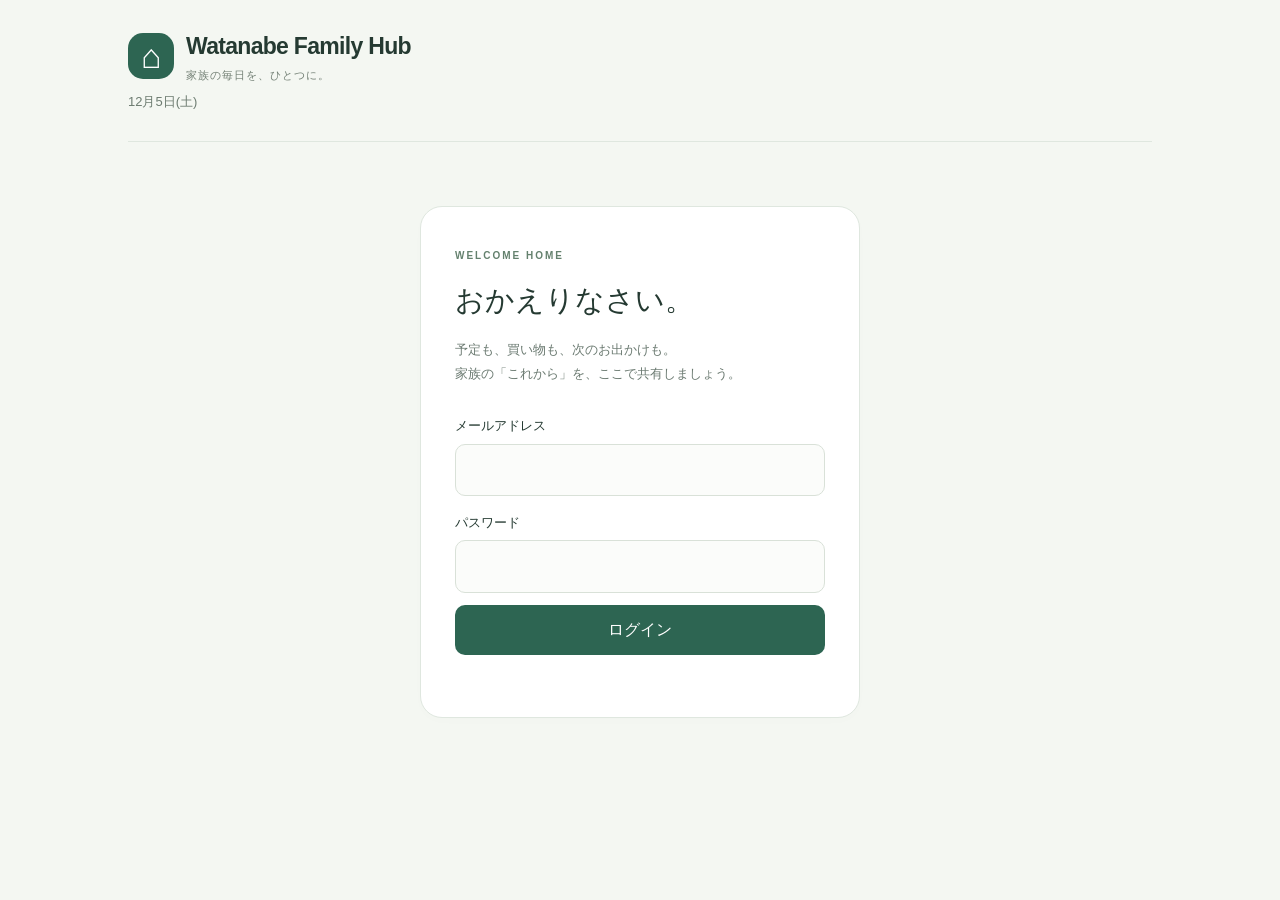
<file: index.html>
<!doctype html>
<html lang="ja">
<head>
  <meta charset="utf-8">
  <meta name="viewport" content="width=device-width, initial-scale=1, viewport-fit=cover">
  <meta name="theme-color" content="#f4f7f2">
  <meta name="description" content="家族の予定、買い物、やること、お出かけをひとつに。Watanabe Family Hub">
  <link rel="manifest" href="./manifest.webmanifest">
  <meta name="apple-mobile-web-app-capable" content="yes">
  <meta name="apple-mobile-web-app-title" content="Watanabe Hub">
  <link rel="apple-touch-icon" href="./assets/icon-180.png">
  <title>Watanabe Family Hub</title>
  <link rel="stylesheet" href="./styles.css?v=album-sync-1">
  <link rel="stylesheet" href="./vendor/leaflet.css">
  <script defer src="./vendor/leaflet.js"></script>
</head>
<body>
<header class="site-header">
  <a class="brand" href="./"><span class="brand-mark" aria-hidden="true">⌂</span><span>Watanabe Family Hub<small>家族の毎日を、ひとつに。</small></span></a>
  <button id="logoutBtn" class="secondary header-logout" type="button" hidden>ログアウト</button>
  <span class="header-date" id="todayLabel"></span>
</header>

<section id="login" class="card">
  <span class="eyebrow">WELCOME HOME</span><h2>おかえりなさい。</h2><p class="muted">予定も、買い物も、次のお出かけも。<br>家族の「これから」を、ここで共有しましょう。</p>
  <label for="email">メールアドレス</label><input id="email" type="email" autocomplete="username">
  <label for="password">パスワード</label><input id="password" type="password" autocomplete="current-password">
  <button id="loginBtn">ログイン</button>
  <p id="loginMessage" class="muted"></p>
</section>

<main id="app" class="hidden">
  <nav class="hub-nav" aria-label="機能を選ぶ">
    <button type="button" data-view="outings" aria-pressed="true">お出かけ</button>
    <button type="button" data-view="album" aria-pressed="false">アルバム</button>
    <button type="button" data-view="schedules" aria-pressed="false">予定</button>
    <button type="button" data-view="shopping" aria-pressed="false">買い物</button>
    <button type="button" data-view="tasks" aria-pressed="false">タスク</button>
    <button type="button" data-view="add" aria-pressed="false">＋ 追加</button>
  </nav>
  <section id="familyWelcome" class="welcome" hidden><div><span class="eyebrow">OUR FAMILY, EVERY DAY</span><h1>今日も、家族のいい一日。</h1><p>小さな用事から、楽しみな予定まで。</p></div><span class="welcome-art" aria-hidden="true">⌂</span></section>
<div id="outingsPanel" class="view-panel">
  <section class="outing-weekend-head"><p class="eyebrow">WEEKEND WITH THE FAMILY</p><h1>今度のお休み、どこに行く？</h1><p>東戸塚から車で約2時間以内 · 4歳・6歳と楽しむ</p></section>
  <nav id="outingDates" class="outing-dates" aria-label="お出かけ日を選択"></nav>
  <section id="outingForecast" class="outing-forecast" aria-live="polite"></section>
  <section class="outing-recommended-section"><h2 id="outingRecommendedTitle">今日のおすすめ</h2><p class="muted">天気と近さを参考に選んだ3件。営業日・対象年齢・ふれあいの実施状況は公式情報をご確認ください。</p><div id="outingRecommended" class="outing-recommended"></div></section>
  <section id="outingAiPanel" class="card outing-tool">
    <details><summary>AIで新しい行き先を探す <span>ネット検索＋天気</span></summary>
    <p class="ai-family-conditions">東戸塚駅周辺から車で片道約2時間以内 · お子さん4歳・6歳</p>
    <p class="muted">未登録の施設もネットで探し、現地の天気・年齢条件・営業情報を確認して、最大3件を提案します。</p>
    <div class="grid ai-input-grid">
      <div><label for="outingDate">お出かけ日</label><input id="outingDate" type="date" required></div>
      <div><label for="maxBudget">1人あたり予算上限（任意）</label><input id="maxBudget" type="number" min="0" max="1000000" placeholder="指定なし"></div>
    </div>
    <p class="muted">天気は自動で確認します。雨・雪・強風などの予報では屋内施設に絞ります。予報を取得できる今日から15日後までが対象です。</p>
    <button id="aiBtn" type="button">ネットと天気から3つ提案してもらう</button>
    <p id="aiStatus" class="muted" role="status">AI検索は1日10回まで。車の時間は渋滞を含まない目安です。</p>
    <div id="aiResult" aria-busy="false"></div>
    <details class="ai-setup-help"><summary>AI提案の設定・利用について</summary><p class="muted">OpenAI APIの利用設定が必要です。ChatGPTの契約とは別にAPIの利用料金が発生します。<a href="./docs/ai-outing-setup.md" target="_blank" rel="noopener">初期設定の手順</a></p></details>
  </details></section>
  <section class="card outing-hero">
    <div class="outing-hero-heading"><div><span class="eyebrow">OUR NEXT ADVENTURE</span><h2>次のお休み、どこへ行こう。</h2><p class="muted">家族の「行きたい」を集めて、次のお出かけに。</p></div><button id="outingAdd" type="button">＋ 候補を追加</button></div>
    <div class="outing-stats"><div><strong id="outingTotal">0</strong><span>スポット</span></div><div><strong id="outingFavorites">0</strong><span>お気に入り</span></div><div><strong id="outingUnvisited">0</strong><span>行ってみたい</span></div></div>
    <div class="outing-quick-actions"><button id="outingWeatherShortcut" class="secondary" type="button">天気を確認する</button><button id="outingAiShortcut" class="secondary" type="button">AIと行き先を考える</button></div>
  </section>
  <section class="card outing-library">
    <div class="outing-map-section"><h2>地図で見る</h2><p id="outingMapNote" class="muted">番号は下の一覧と対応します。地図はボタンを押すと読み込みます。</p><button type="button" id="outingMapOpen" class="secondary">番号付き地図を表示</button><div id="outingMap" class="outing-map" hidden></div></div><h2>すべてのスポット</h2><p class="muted">初期31件に登録済みの候補を追加して表示します。車の時間は提供された目安です。渋滞・高速道路・駐車場の条件はルートで確認してください。初期スポットのお気に入りと訪問マークは、この端末内に保存されます。</p>
    <p id="outingMessage" class="muted" role="status"></p>
    <div id="outingList"></div>
  </section>
  <section id="outingWeatherPanel" class="card outing-tool">
    <details><summary>天気を確認する <span>7日間の予報</span></summary>
    <p class="muted">登録した緯度・経度の場所の7日間予報を表示します。</p>
    <label>天気を確認する施設</label><select id="weatherPlace"></select>
    <button id="weatherBtn" class="secondary">天気を取得</button>
    <div id="weatherResult"></div>
    <p class="muted">予報：Open-Meteo</p>
  </details></section>



</div>
  <section id="albumPanel" class="view-panel" data-panel="album" hidden><p class="muted">写真・日付・コメントは、同じアカウントでログインした端末に同期されます。以前の記録がある端末では、アルバム内の「この端末の記録を同期する」を押してください。</p><iframe id="albumFrame" title="週末お出かけアルバム"></iframe></section>
  <section id="addPanel" class="view-panel" data-panel="add" hidden>
    <section id="widgetSettings" class="card">
      <h2>iPhoneウィジェット</h2>
      <p class="muted">今日の予定・未完了タスク数・買い物件数をホーム画面に。Scriptableアプリで利用できます。</p>
      <a class="widget-setup-link" href="./widget-setup.html">ホーム画面アプリとウィジェットの設定手順 →</a>
      <details><summary>ウィジェット用キーを設定する</summary>
        <p class="muted">このHubアカウントの予定と件数を読む専用キーです。Apple同期キーやOpenAI APIキーとは別です。Hubからログアウトした後も有効なので、不要になったらここで無効にしてください。</p>
        <button id="widgetCreate" type="button">ウィジェット用キーを発行・再発行</button>
        <pre id="widgetKey" aria-live="polite"></pre>
        <button id="widgetCopy" class="secondary" type="button" hidden>キーをコピー</button>
        <p id="widgetStatus" class="muted" role="status"></p>
        <button id="widgetRevoke" class="secondary" type="button">ウィジェット用キーを無効にする</button>
      </details>
    </section>
    <section class="card">
      <h2>Appleの予定・リマインダー連携</h2>
      <p class="muted">カレンダーの選択した3件 → 予定 ／「買い物リスト」→ 買い物 ／「渡邊家」→ タスク</p>
      <p class="muted">Apple側で編集し、iPhoneのショートカットから送信します。同期データは閲覧専用です。同じHubログインの端末で表示できます。</p>
      <p id="appleSyncStatus" class="muted" role="status"></p>
      <button id="appleSyncRefresh" class="secondary" type="button">受信済みデータを再読み込み</button>
      <details><summary>同期を設定する</summary>
        <p class="muted">先にSupabaseとiPhoneの設定が必要です。<a href="./docs/apple-sync-setup.md" target="_blank" rel="noopener">設定手順を開く</a></p>
        <label for="appleSyncEndpoint">ショートカットの送信先URL</label><input id="appleSyncEndpoint" readonly>
        <button id="appleSyncCreate" type="button">同期キーを発行・再発行</button>
        <p class="muted">キーはこのアカウントへの同期専用です。GitHubには載せず、ショートカット内に保存してください。</p>
        <pre id="appleSyncKey" aria-live="polite"></pre>
        <button id="appleSyncRevoke" type="button" class="secondary">同期キーを無効にする</button>
      </details>
    </section>
    <h2>家族で共有するものを追加</h2>
    <p class="muted">登録した内容は、それぞれのタブで確認できます。</p>
    <section class="card">
      <details open><summary>＋ 予定を追加</summary>
      <label>予定名</label>
      <input id="fxScheduleName" placeholder="例：運動会">
      <label>日付</label>
      <input id="fxScheduleDate" type="date">
      <label>時間（任意）</label>
      <input id="fxScheduleTime" type="time">
      <label>対象者</label>
      <input id="fxSchedulePerson" value="家族全員">
      <button id="fxScheduleSave">予定を追加</button>
      <p class="muted" id="fxScheduleMsg" role="status"></p></details>
    </section>
    <section class="card">
      <details open><summary>＋ 買うものを追加</summary>
      <label>買うもの</label>
      <input id="fxShopName" placeholder="例：牛乳">
      <label>メモ（任意）</label>
      <input id="fxShopMemo" placeholder="例：1リットル">
      <button id="fxShopSave">買い物を追加</button>
      <p class="muted" id="fxShopMsg" role="status"></p></details>
    </section>
    <section class="card">
      <details open><summary>＋ タスクを追加</summary>
      <label>やること</label>
      <input id="fxTaskName" placeholder="例：ゴミ出し">
      <label>担当者</label>
      <input id="fxTaskPerson" value="家族全員">
      <label>期限（任意）</label>
      <input id="fxTaskDate" type="date">
      <button id="fxTaskSave">タスクを追加</button>
      <p class="muted" id="fxTaskMsg" role="status"></p></details>
    </section>
  <section class="card">
    <details><summary>＋ お出かけ先を登録</summary>
    <label>施設名</label><input id="placeName" placeholder="例：こどもの国">
    <div class="grid">
      <div><label>エリア</label><input id="placeArea" placeholder="横浜市"></div>
      <div><label>移動時間（分）</label><input id="driveMinutes" type="number" value="60" min="0"></div>
    </div>
    <label>住所（Googleマップ検索に使用）</label><input id="placeAddress" placeholder="住所または施設名">
    <div class="grid">
      <div><label>屋内・屋外</label><select id="placeType"><option>屋内</option><option>屋外</option><option>両方</option></select></div>
      <div><label>カテゴリ</label><select id="placeCategory"><option>公園</option><option>遊園地</option><option>水遊び</option><option>博物館</option><option>体験</option><option>動物</option><option>その他</option></select></div>
    </div>
    <div class="grid">
      <div><label>1人あたり予算（円）</label><input id="placeBudget" type="number" min="0" placeholder="無料なら0"></div>
      <div><label>緯度</label><input id="placeLat" type="number" step="any" min="-90" max="90" placeholder="天気取得用"></div>
    </div>
    <label>経度</label><input id="placeLon" type="number" step="any" min="-180" max="180" placeholder="天気取得用">
    <label>メモ</label><textarea id="placeMemo" rows="2"></textarea>
    <button id="savePlace">候補を保存</button>
    <p id="saveMessage" class="muted" role="status"></p></details>
  </section>
  </section>
</main>
<script type="module" src="./app.js?v=album-sync-1"></script>
<script type="module" src="./ui.js?v=album-sync-1"></script>

</body>
</html>
</file>
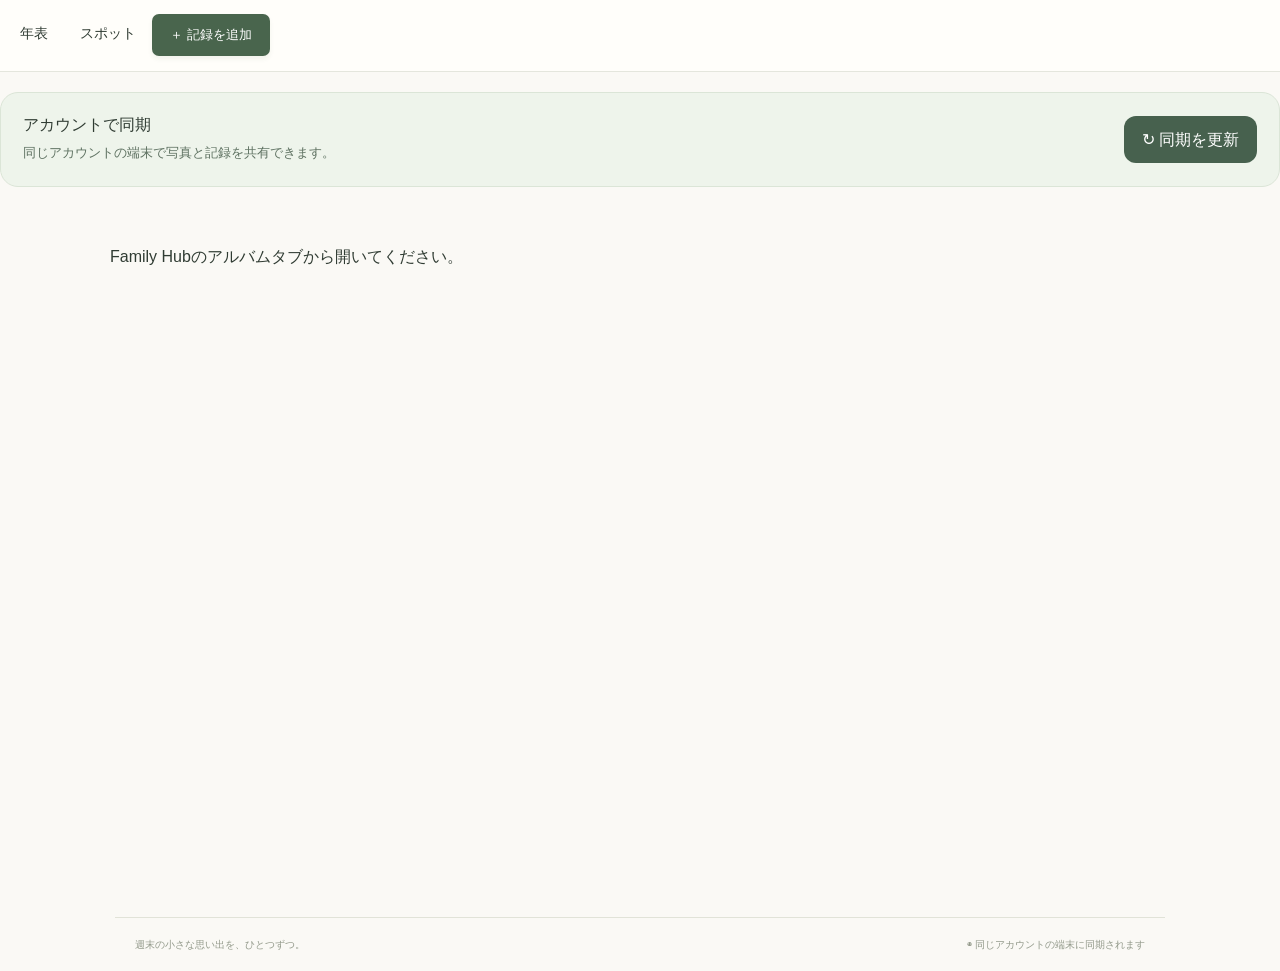
<file: album/index.html>
<!doctype html><html lang="ja"><head><meta charset="UTF-8"><meta name="viewport" content="width=device-width, initial-scale=1"><meta name="theme-color" content="#47614e"><title>週末お出かけアルバム</title><link rel="stylesheet" href="style.css"></head><body class="embedded"><header><a class="brand" href="#home"><span class="logo">▧</span><span>週末お出かけアルバム<small>WEEKEND MEMORIES</small></span></a><nav aria-label="メイン"><a href="#home" id="home-nav">年表</a><a href="#spots" id="spots-nav">スポット</a></nav><a class="button small" href="#new">＋ 記録を追加</a></header><section class="album-sync-bar" aria-label="アルバムの同期"><div><strong>アカウントで同期</strong><p id="syncStatus" role="status">同じアカウントの端末で写真と記録を共有できます。</p></div><button id="albumRefresh" type="button">↻ 同期を更新</button></section><section id="albumMigration" class="album-migration" hidden><strong id="localCount"></strong><p>以前の端末内の記録をクラウドに移します。写真が多い場合はWi-Fiで実行してください。元のデータは端末に残します。</p><button id="albumMigrate" type="button">この端末の記録を同期する</button></section><p id="migrationStatus" class="sync-message" role="status"></p><main id="app" aria-live="polite"><p>アルバムを読み込んでいます…</p></main><footer><span>週末の小さな思い出を、ひとつずつ。</span><span>◉ 同じアカウントの端末に同期されます</span></footer><div id="notice" role="status"></div><script type="module" src="app.js?v=album-sync-1"></script></body></html>
</file>
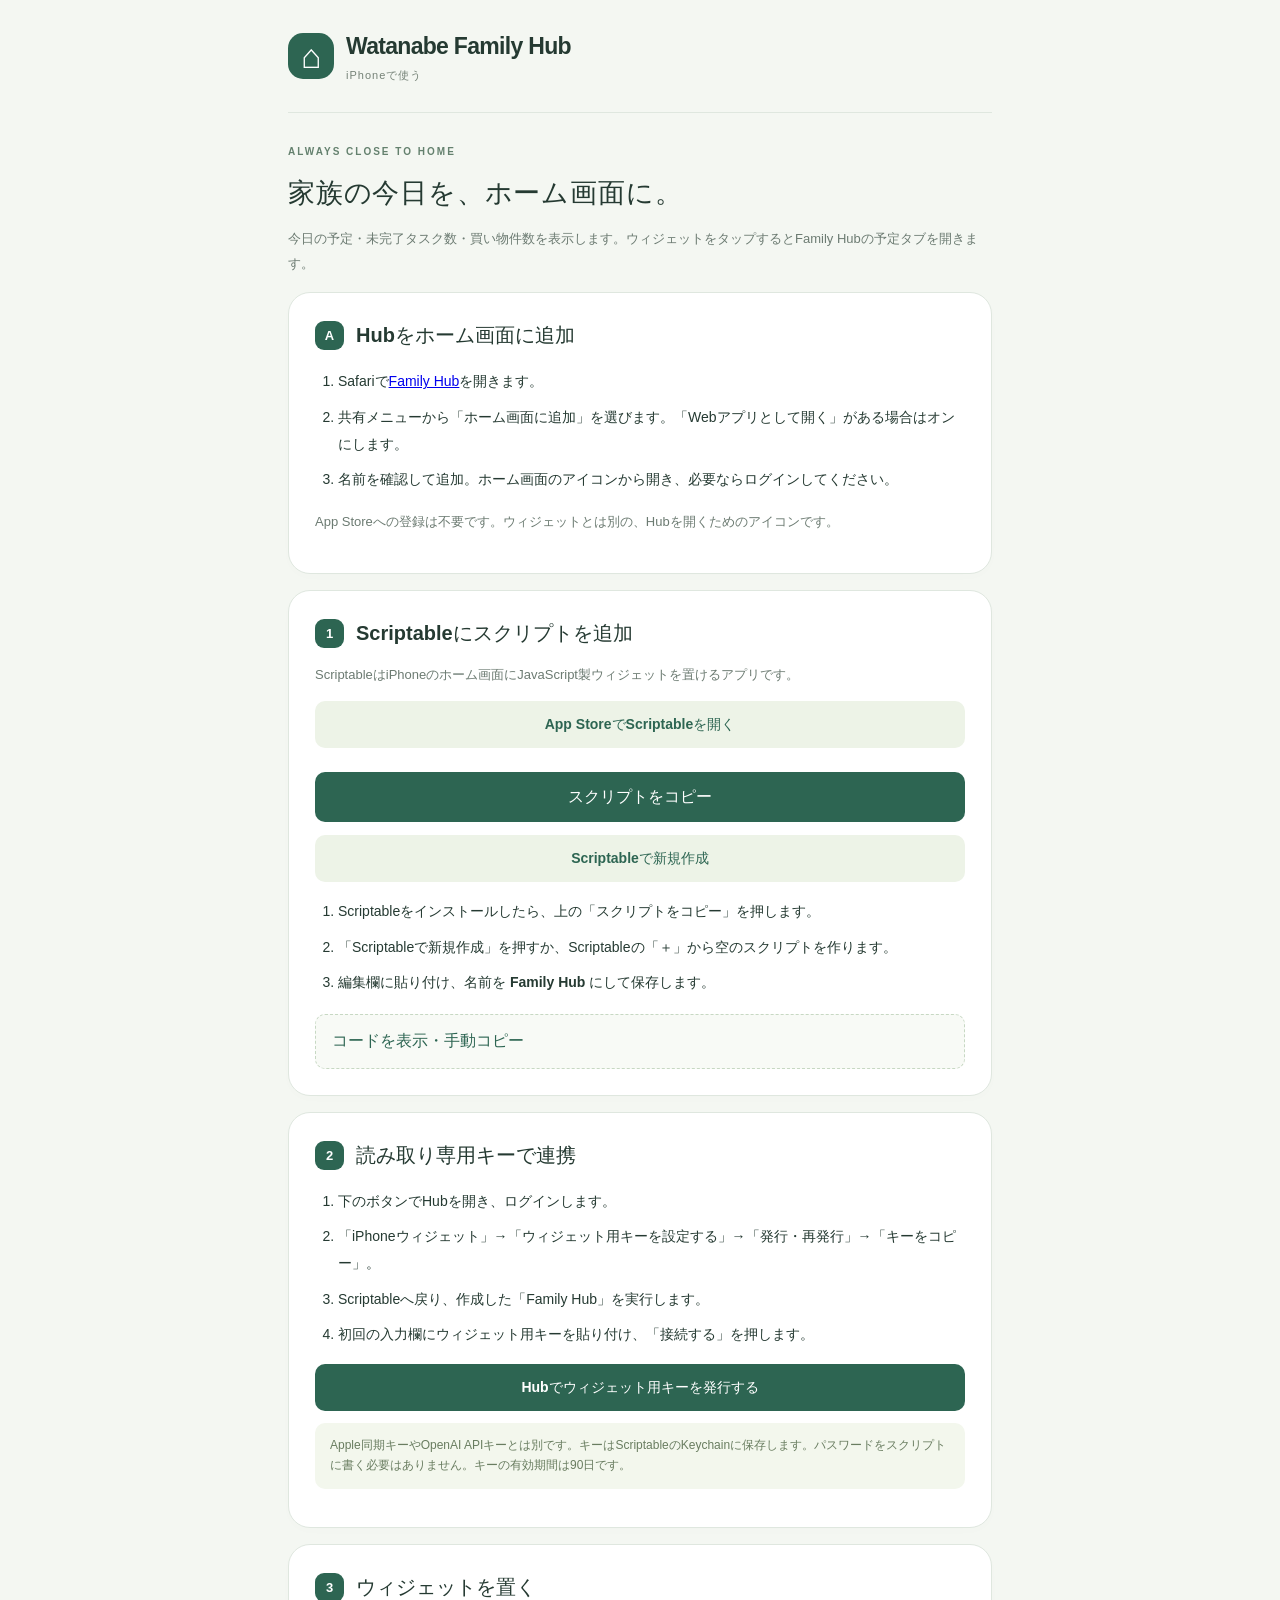
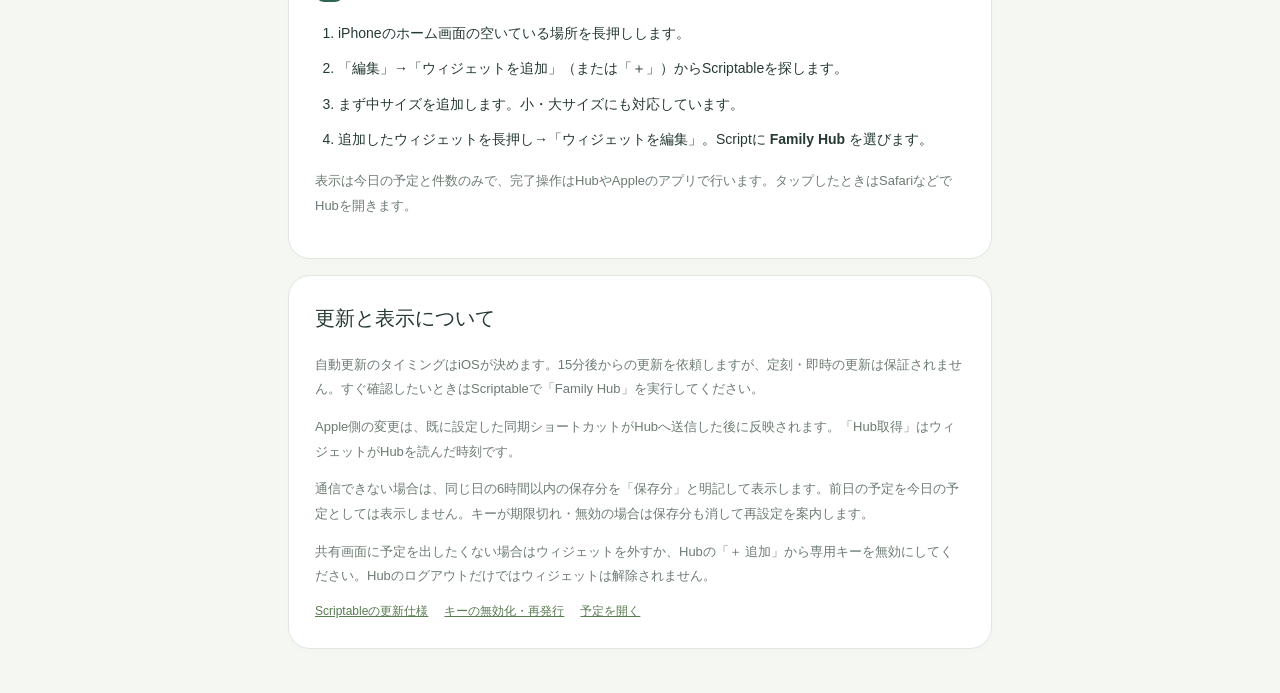
<file: widget-setup.html>
<!doctype html>
<html lang="ja">
<head>
  <meta charset="utf-8">
  <meta name="viewport" content="width=device-width,initial-scale=1,viewport-fit=cover">
  <meta name="theme-color" content="#f4f7f2">
  <title>iPhoneの設定 | Watanabe Family Hub</title>
  <link rel="stylesheet" href="./styles.css?v=iphone-widget-1">
  <link rel="apple-touch-icon" href="./assets/icon-180.png">
</head>
<body class="widget-setup-page">
  <header class="site-header"><a class="brand" href="./"><span class="brand-mark" aria-hidden="true">⌂</span><span>Watanabe Family Hub<small>iPhoneで使う</small></span></a></header>
  <section class="setup-intro"><span class="eyebrow">ALWAYS CLOSE TO HOME</span><h1>家族の今日を、ホーム画面に。</h1><p class="muted">今日の予定・未完了タスク数・買い物件数を表示します。ウィジェットをタップするとFamily Hubの予定タブを開きます。</p></section>
  <section class="card">
    <div class="setup-step"><span class="setup-number">A</span><h2>Hubをホーム画面に追加</h2></div>
    <ol><li>Safariで<a href="./">Family Hub</a>を開きます。</li><li>共有メニューから「ホーム画面に追加」を選びます。「Webアプリとして開く」がある場合はオンにします。</li><li>名前を確認して追加。ホーム画面のアイコンから開き、必要ならログインしてください。</li></ol>
    <p class="muted">App Storeへの登録は不要です。ウィジェットとは別の、Hubを開くためのアイコンです。</p>
  </section>
  <section class="card">
    <div class="setup-step"><span class="setup-number">1</span><h2>Scriptableにスクリプトを追加</h2></div>
    <p class="muted">ScriptableはiPhoneのホーム画面にJavaScript製ウィジェットを置けるアプリです。</p>
    <a class="setup-action secondary" href="https://apps.apple.com/jp/app/scriptable/id1405459188" target="_blank" rel="noopener">App StoreでScriptableを開く</a>
    <button id="copyWidgetScript" type="button" disabled>スクリプトを読み込み中…</button>
    <p id="scriptCopyStatus" class="muted" role="status"></p>
    <a class="setup-action secondary" href="scriptable:///add">Scriptableで新規作成</a>
    <ol><li>Scriptableをインストールしたら、上の「スクリプトをコピー」を押します。</li><li>「Scriptableで新規作成」を押すか、Scriptableの「＋」から空のスクリプトを作ります。</li><li>編集欄に貼り付け、名前を <strong>Family Hub</strong> にして保存します。</li></ol>
    <details id="scriptCodeDetails"><summary>コードを表示・手動コピー</summary><textarea id="widgetScriptSource" class="setup-code" readonly aria-label="Scriptable用スクリプト"></textarea><a href="./widgets/Family-Hub.js" download="Family Hub.js">JavaScriptファイルをダウンロード</a></details>
  </section>
  <section class="card">
    <div class="setup-step"><span class="setup-number">2</span><h2>読み取り専用キーで連携</h2></div>
    <ol><li>下のボタンでHubを開き、ログインします。</li><li>「iPhoneウィジェット」→「ウィジェット用キーを設定する」→「発行・再発行」→「キーをコピー」。</li><li>Scriptableへ戻り、作成した「Family Hub」を実行します。</li><li>初回の入力欄にウィジェット用キーを貼り付け、「接続する」を押します。</li></ol>
    <a class="setup-action" href="./?view=add#widgetSettings">Hubでウィジェット用キーを発行する</a>
    <p class="setup-note">Apple同期キーやOpenAI APIキーとは別です。キーはScriptableのKeychainに保存します。パスワードをスクリプトに書く必要はありません。キーの有効期間は90日です。</p>
  </section>
  <section class="card">
    <div class="setup-step"><span class="setup-number">3</span><h2>ウィジェットを置く</h2></div>
    <ol><li>iPhoneのホーム画面の空いている場所を長押しします。</li><li>「編集」→「ウィジェットを追加」（または「＋」）からScriptableを探します。</li><li>まず<strong>中サイズ</strong>を追加します。小・大サイズにも対応しています。</li><li>追加したウィジェットを長押し→「ウィジェットを編集」。Scriptに <strong>Family Hub</strong> を選びます。</li></ol>
    <p class="muted">表示は今日の予定と件数のみで、完了操作はHubやAppleのアプリで行います。タップしたときはSafariなどでHubを開きます。</p>
  </section>
  <section class="card">
    <h2>更新と表示について</h2>
    <p class="muted">自動更新のタイミングはiOSが決めます。15分後からの更新を依頼しますが、定刻・即時の更新は保証されません。すぐ確認したいときはScriptableで「Family Hub」を実行してください。</p>
    <p class="muted">Apple側の変更は、既に設定した同期ショートカットがHubへ送信した後に反映されます。「Hub取得」はウィジェットがHubを読んだ時刻です。</p>
    <p class="muted">通信できない場合は、同じ日の6時間以内の保存分を「保存分」と明記して表示します。前日の予定を今日の予定としては表示しません。キーが期限切れ・無効の場合は保存分も消して再設定を案内します。</p>
    <p class="muted">共有画面に予定を出したくない場合はウィジェットを外すか、Hubの「＋ 追加」から専用キーを無効にしてください。Hubのログアウトだけではウィジェットは解除されません。</p>
    <div class="setup-links"><a href="https://docs.scriptable.app/listwidget/" target="_blank" rel="noopener">Scriptableの更新仕様</a><a href="./?view=add#widgetSettings">キーの無効化・再発行</a><a href="./?view=schedules">予定を開く</a></div>
  </section>
  <script type="module" src="./widget-setup.js"></script>
</body>
</html>
</file>
<file: styles.css>
:root{font-family:-apple-system,BlinkMacSystemFont,"Segoe UI","Noto Sans JP",sans-serif;color:#253a32;background:#f4f7f2;font-synthesis:none;line-height:1.65;--green:#2d6552;--border:#dfe7df}*{box-sizing:border-box}body{margin:0 auto;max-width:1080px;padding:env(safe-area-inset-top) 28px calc(28px + env(safe-area-inset-bottom))}button,input,select,textarea{font:inherit}button,a,input,select,textarea,summary{-webkit-tap-highlight-color:transparent}:focus-visible{outline:3px solid #d79947;outline-offset:4px}[hidden],.hidden{display:none!important}.site-header{display:flex;justify-content:space-between;align-items:center;padding:28px 0;border-bottom:1px solid var(--border)}.brand{display:flex;align-items:center;gap:12px;color:inherit;text-decoration:none;font-size:23px;font-weight:750;letter-spacing:-.7px}.brand small{display:block;font-size:11px;font-weight:500;letter-spacing:1px;color:#758277}.brand-mark{display:grid;place-items:center;width:46px;height:46px;background:var(--green);border-radius:15px;color:#fff;font-size:34px;line-height:1}.header-date{font-size:13px;color:#6d7c71}h1,h2,p{overflow-wrap:anywhere}h1{font-size:30px;line-height:1.5;letter-spacing:.03em;margin:10px 0}h2{font-size:20px;margin:0 0 18px}.muted{color:#6c7b72;font-size:13px;line-height:1.9}.eyebrow{font-size:10px;font-weight:750;letter-spacing:2px;color:#64816e}.welcome{display:flex;justify-content:space-between;align-items:center;padding:32px 8px 22px}.welcome p{margin:6px 0;font-size:14px;color:#738075}.welcome-art{font-size:100px;line-height:1;color:#b8cbb4;transform:rotate(-9deg);padding-right:26px}.hub-nav{display:grid;grid-template-columns:repeat(4,1fr);gap:6px;padding:6px;background:#e8eee5;border-radius:16px;margin:0 0 26px}.hub-nav button{margin:0;background:transparent;color:#69776d;border-radius:11px;padding:12px 8px}.hub-nav button[aria-pressed=true]{background:#fff;color:var(--green);box-shadow:0 2px 8px #253a3210}.card{background:#fff;border:1px solid var(--border);border-radius:22px;padding:26px;margin:16px 0;box-shadow:0 3px 12px #253a3203}#login{max-width:440px;margin:64px auto;padding:34px}#login h2{font-size:29px;margin:10px 0}#login>.muted{margin-bottom:28px}label{display:block;font-size:13px;font-weight:550;margin:16px 0 7px}input,select,textarea{width:100%;padding:12px 14px;border:1px solid #d9e1d8;border-radius:10px;background:#fbfcfa;color:#253a32;min-height:46px}textarea{resize:vertical}input[type=checkbox]{accent-color:var(--green);min-height:22px;width:22px!important;height:22px;flex-shrink:0}button{width:100%;padding:12px 16px;border:0;border-radius:10px;background:var(--green);color:#fff;font-weight:650;cursor:pointer;margin-top:12px;min-height:44px;transition:background .15s,transform .15s}button:hover{filter:brightness(.96)}button:active{transform:translateY(1px)}button:disabled{opacity:.5;cursor:wait}.secondary{background:#eef3eb;color:#42654c;font-size:13px;font-weight:550}.grid{display:grid;grid-template-columns:1fr 1fr;gap:14px}.row{display:flex;gap:12px;align-items:center;justify-content:space-between}.row button{width:auto;margin:0}.item{padding:18px 0;border-bottom:1px solid #edf0e9}.item:last-child{border-bottom:0}.item p{margin:7px 0;color:#718075;font-size:13px}.item>button{width:auto;margin:8px 6px 0 0;padding:7px 12px;min-height:36px}.item>label{margin:0;font-size:16px}.links{display:flex;gap:18px;margin:8px 0}.links a{color:var(--green);font-size:13px;text-underline-offset:4px}.hub-list{min-height:100px}.empty-state{text-align:center;color:#859280;padding:38px 16px;font-size:14px;border:1px dashed #dbe4d6;border-radius:13px;background:#fcfdfb}details{margin-top:18px}summary{cursor:pointer;list-style:none;font-weight:650;color:var(--green);padding:13px 16px;border:1px dashed #c7d8c3;border-radius:10px;background:#f8faf6}summary::-webkit-details-marker{display:none}details[open]>summary{margin-bottom:14px;background:#eef4e9}pre{white-space:pre-wrap;overflow-wrap:anywhere;font:inherit;line-height:1.9;background:#f6f9f3;border-radius:12px;padding:20px}#logoutBtn{font-size:12px}#outingsPanel{display:grid;grid-template-columns:1fr 1fr;gap:16px}#weatherResult:empty,#aiResult:empty{display:none}@media(min-width:760px){.view-panel[data-panel]{max-width:780px;margin-left:auto;margin-right:auto}}@media(max-width:600px){body{padding-left:16px;padding-right:16px}.site-header{padding:20px 0}.brand{font-size:21px}.header-date{font-size:11px}.welcome{padding:27px 0 20px}.welcome h1{font-size:23px}.welcome-art{font-size:70px;padding-right:5px}.welcome p{font-size:12px}.card{padding:20px;border-radius:17px}.hub-nav{margin-bottom:20px}.hub-nav button{font-size:13px;padding:10px 4px}#login{margin:36px auto;padding:25px}.grid{gap:10px}.row{flex-wrap:wrap}h2{font-size:18px}}

/* Navigation directly below the family title; registration has its own view. */
#app>.hub-nav{margin-top:20px;margin-bottom:0;grid-template-columns:1.2fr 1fr 1fr 1fr 1fr}
#addPanel{margin-top:24px}
#addPanel>.card{margin:16px 0}
#addPanel details{margin-top:0}
#addPanel>h2{margin-bottom:6px}
@media(max-width:600px){.site-header{gap:10px;flex-wrap:wrap}.brand{font-size:19px;letter-spacing:-.5px}.brand-mark{width:38px;height:38px;flex-shrink:0}.header-date{margin-left:auto}.hub-nav button{font-size:12px;padding-inline:2px}}

.imported-item small{font-size:11px;color:#718075}.imported-item{border-left:3px solid #a9c6a4;padding-left:14px}#appleSyncKey:empty{display:none}

/* Two-column monthly agenda */
.schedule-calendar{min-width:0}.calendar-toolbar{display:flex;align-items:center;gap:12px;margin:8px 0 20px}.calendar-month{font-size:22px;margin:0;white-space:nowrap;line-height:1.5}.calendar-toolbar button{width:auto;margin:0}.calendar-toolbar .calendar-arrow{padding:0;width:40px;min-height:40px;background:#eef3eb;color:#2d6552;font-size:27px;border:1px solid #dfe7df}.calendar-today{margin-left:auto!important;padding:8px 16px;min-height:40px}.schedule-table{width:100%;border-collapse:separate;border-spacing:0;border:1px solid #dfe7df;border-radius:12px;overflow:hidden;table-layout:fixed}.schedule-caption{position:absolute;width:1px;height:1px;padding:0;margin:-1px;overflow:hidden;clip-path:inset(50%);white-space:nowrap}.schedule-table thead th{padding:12px 16px;background:#edf3e8;color:#526b53;font-size:12px;text-align:left;font-weight:650}.schedule-table thead th:first-child{width:100px}.schedule-table tbody th,.schedule-table td{border-top:1px solid #e6ece2}.schedule-date{padding:15px 10px;text-align:center;vertical-align:top;background:#fafbf8;font-weight:550;border-right:1px solid #e6ece2}.schedule-date-number{font-size:21px;line-height:1.2}.schedule-weekday{display:block;font-size:11px;margin-top:4px;color:#7d897d}.is-sunday,.is-sunday .schedule-weekday{color:#b6635d}.is-saturday,.is-saturday .schedule-weekday{color:#547fa5}.schedule-today .schedule-date{background:#e8f1e0;color:#2d6552}.schedule-today .schedule-entries{background:#f8fbf4}.schedule-today-label{display:block;font-size:10px;background:#2d6552;color:#fff;border-radius:5px;width:36px;padding:1px 0;margin:6px auto 0}.schedule-entries{padding:0 16px;vertical-align:middle}.schedule-entry{display:flex;gap:14px;padding:14px 0;align-items:flex-start}.schedule-entry+.schedule-entry{border-top:1px dashed #e1e8dc}.schedule-time{font-size:13px;line-height:1.7;color:#637960;flex:0 0 45px;font-variant-numeric:tabular-nums}.schedule-entry-content{min-width:0;flex:1}.schedule-entry-title{display:block;font-size:14px;font-weight:600;line-height:1.65;overflow-wrap:anywhere;margin-bottom:5px}.schedule-no-events{display:block;color:#a1ab9d;font-size:12px;padding:16px 0}.calendar-source{display:inline-block;font-size:10px;border-radius:5px;padding:1px 7px}.calendar-tone-0{background:#e2eee1;color:#3d6641}.calendar-tone-1{background:#e2eaf5;color:#446283}.calendar-tone-2{background:#f3e5dd;color:#916045}.calendar-tone-3{background:#eae3f4;color:#796092}.calendar-tone-4{background:#f3edcf;color:#80713a}.schedule-event-details{margin-top:7px}.schedule-event-details summary{font-size:11px;background:none;border:0;padding:2px 0;font-weight:500;text-decoration:underline;text-underline-offset:3px}.schedule-event-details .item{padding:7px 0;font-size:13px}.calendar-note{margin-top:18px;font-size:11px}@media(max-width:600px){.calendar-toolbar{gap:8px}.calendar-month{font-size:18px}.calendar-toolbar .calendar-arrow{width:32px;min-height:36px}.calendar-today{font-size:12px;padding:7px 12px;min-height:36px}.schedule-table thead th{padding:10px}.schedule-table thead th:first-child{width:66px}.schedule-date{padding:13px 5px}.schedule-date-number{font-size:19px}.schedule-entries{padding:0 10px}.schedule-entry{gap:7px;padding:12px 0}.schedule-time{font-size:12px;flex-basis:38px}.schedule-entry-title{font-size:13px}}

/* Make each date read as a distinct row, including on small screens. */
.schedule-table{border-color:#aebfad}
.schedule-table tbody th,.schedule-table td{border-top:2px solid #aebfad}
.schedule-table .schedule-date{border-right:2px solid #bacab7;background:#eef3e9;padding-top:18px;padding-bottom:18px}
.schedule-table tbody tr:nth-child(even):not(.schedule-today) .schedule-entries{background:#f6f8f3}
.schedule-table tbody tr:nth-child(even):not(.schedule-today) .schedule-date{background:#e7eee0}
.schedule-table .schedule-today .schedule-date{background:#dcebcf;box-shadow:inset 4px 0 0 #2d6552}
.schedule-table .schedule-today .schedule-entries{background:#f0f7e9}
.schedule-entry{padding-top:16px;padding-bottom:16px}
.schedule-entry+.schedule-entry{border-top:1px dashed #d5dfcf}
.schedule-no-events{padding-top:20px;padding-bottom:20px}
@media(max-width:600px){.schedule-table .schedule-date{padding:16px 5px}.schedule-entry{padding-top:14px;padding-bottom:14px}}

/* Account action stays at the top right of the shared header. */
.site-header{display:grid;grid-template-columns:minmax(0,1fr) auto;column-gap:12px;row-gap:7px}
.site-header .brand{grid-column:1;grid-row:1;min-width:0;align-self:start}
.site-header .brand>span:last-child{min-width:0}
.site-header .header-date{grid-column:1;grid-row:2;margin:0}
.site-header .header-logout{grid-column:2;grid-row:1;margin:0;width:auto;align-self:start;padding:10px 13px;white-space:nowrap;min-height:44px;border:1px solid #d8e2d3}
@media(max-width:600px){.site-header{column-gap:8px}.site-header .brand{font-size:clamp(15px,4vw,19px);gap:8px;letter-spacing:-.5px}.site-header .brand small{font-size:10px;letter-spacing:.4px}.site-header .header-logout{padding:10px;font-size:11px}.site-header .brand-mark{width:34px;height:38px}.site-header .header-date{font-size:11px}}
/* Outing discovery */
#outingsPanel{display:block}.outing-hero{background:linear-gradient(125deg,#f3f8ec,#fff);border-color:#d4e2cc}.outing-hero-heading{display:flex;align-items:flex-start;justify-content:space-between;gap:20px}.outing-hero-heading h2{font-size:25px;line-height:1.5;margin:8px 0}.outing-hero-heading p{margin:0}.outing-hero-heading>button{width:auto;white-space:nowrap;margin:0}.outing-stats{display:grid;grid-template-columns:repeat(3,1fr);gap:12px;margin:25px 0 20px}.outing-stats>div{border-left:2px solid #c9dabb;padding-left:14px}.outing-stats strong{display:block;font-size:27px;line-height:1.2;font-variant-numeric:tabular-nums}.outing-stats span{display:block;font-size:11px;color:#7a8971;margin-top:6px}.outing-quick-actions{display:flex;gap:10px}.outing-quick-actions button{margin:0;background:#e6efdd}.outing-library h2{margin-bottom:14px}.outing-search{background:#f7faf4;margin-bottom:14px}.outing-filter-chips{display:flex;flex-wrap:wrap;gap:7px;margin-bottom:16px}.outing-filter-chip{width:auto;margin:0;background:#f0f4ec;color:#6a7c61;border:1px solid transparent;padding:8px 12px;min-height:38px;font-size:12px;border-radius:24px}.outing-filter-chip[aria-pressed=true]{background:#2d6552;color:#fff}.outing-filter-details{margin:0}.outing-filter-details>summary{font-size:12px;background:none;border:1px solid #e3eadc;padding:9px 12px}.outing-filter-fields{display:grid;grid-template-columns:repeat(4,minmax(0,1fr));gap:10px}.outing-select-label{font-size:11px;color:#76866c;margin:10px 0 0}.outing-select-label select{font-size:12px;margin-top:5px;min-height:40px;padding:8px}.outing-result-bar{display:flex;align-items:center;justify-content:space-between;gap:10px;margin:18px 0 15px}.outing-result-bar p{margin:0;font-size:12px}.outing-result-bar .outing-select-label{margin:0;display:flex;gap:8px;align-items:center;white-space:nowrap}.outing-result-bar select{width:auto;margin:0;max-width:155px}.outing-cards{display:grid;grid-template-columns:repeat(2,minmax(0,1fr));gap:14px}.outing-place{border:1px solid #dfe7d8;border-radius:15px;padding:18px;min-width:0;background:#fff}.outing-place-heading{display:flex;justify-content:space-between;gap:10px;align-items:flex-start}.outing-place-intro{min-width:0}.outing-place-area{font-size:11px;letter-spacing:.04em;margin:0 0 5px;color:#849078}.outing-place-name{font-size:18px;line-height:1.5;margin:0;overflow-wrap:anywhere}.outing-place .outing-favorite{width:38px;min-width:38px;height:38px;min-height:38px;margin:0;padding:0;background:#f4f7ee;color:#8d8a53;font-size:25px;font-weight:400}.outing-place .outing-favorite[aria-pressed=true]{color:#ab8532;background:#faf3d9}.outing-badges{display:flex;gap:5px;flex-wrap:wrap;margin:12px 0}.outing-badge{font-size:10px;padding:3px 8px;border-radius:5px;background:#edf3e7;color:#6b805e}.outing-visited-badge{background:#e9eef5;color:#6b7b95}.outing-metrics{display:flex;gap:12px;flex-wrap:wrap;font-size:13px;color:#4e6651;font-weight:600;border-top:1px solid #edf1e8;padding-top:12px}.outing-place-memo{font-size:12px;line-height:1.85;color:#7d8973;margin:12px 0;white-space:pre-wrap;overflow-wrap:anywhere}.outing-place-links{display:flex;flex-wrap:wrap;align-items:center;gap:14px;margin-top:15px}.outing-place-links a,.outing-place-links .outing-weather-link{font-size:12px;color:#2d6552;text-decoration:underline;text-underline-offset:3px}.outing-place-links .outing-weather-link{width:auto;min-height:36px;background:none;padding:4px 0;margin:0;font-weight:500}.outing-place-more{margin-top:12px;border-top:1px solid #edf1e8;padding-top:10px}.outing-place-more>summary{padding:3px 0;font-size:11px;border:0;background:none;color:#87927f;font-weight:500}.outing-place-controls{display:flex;gap:8px;flex-wrap:wrap}.outing-place-controls button{width:auto;font-size:11px;min-height:36px;padding:7px 10px}.outing-place-controls .outing-delete{background:#f8eeeb;color:#a36f5d;font-weight:500}.outing-empty{grid-column:1/-1;padding:30px 20px;background:#f9fbf5;border:1px dashed #cbdac1;border-radius:12px;text-align:center;color:#819174;font-size:13px}.outing-empty button{width:auto}.outing-tool{scroll-margin-top:15px}.outing-tool>details{margin:0}.outing-tool summary{background:none;border:0;padding:0;font-size:17px}.outing-tool summary span{float:right;color:#8b987f;font-size:11px;font-weight:400;padding-top:5px}.outing-tool details[open]>summary{background:none;margin-bottom:20px}.weather-day{padding:12px;border:1px solid #e4ebdf;border-radius:10px;background:#fafcf7;margin-top:10px;font-size:13px;line-height:1.9}.outing-tool #aiResult pre{font-size:13px}
@media(max-width:600px){.outing-hero-heading{display:block}.outing-hero-heading h2{font-size:21px}.outing-hero-heading>button{margin-top:16px;font-size:12px}.outing-stats{gap:8px;margin-top:22px}.outing-stats>div{padding-left:10px}.outing-stats strong{font-size:24px}.outing-stats span{font-size:10px}.outing-quick-actions{gap:8px}.outing-quick-actions button{font-size:11px;padding:10px 6px}.outing-filter-chip{font-size:11px;padding:7px 10px}.outing-filter-fields{grid-template-columns:repeat(2,minmax(0,1fr))}.outing-cards{grid-template-columns:1fr}.outing-place{padding:17px}.outing-result-bar .outing-select-label{font-size:0}.outing-result-bar select{font-size:11px;max-width:142px}.outing-tool summary{font-size:15px}.outing-tool summary span{font-size:10px}.outing-place-name{font-size:18px}}

/* Search-backed family outing suggestions */
.ai-family-conditions{padding:12px 14px;background:#eef4e7;border-radius:10px;font-size:13px;color:#426b49;font-weight:600}.ai-outing-summary{margin-top:20px;padding:17px;background:#f1f6e9;border:1px solid #d7e4cc;border-radius:12px}.ai-outing-summary strong{font-size:14px}.ai-outing-summary p{font-size:12px;line-height:1.8;margin:8px 0}.ai-weather-policy{display:inline-block;font-size:11px;color:#567242;border:1px solid #c4d7b5;border-radius:5px;padding:3px 7px}.ai-outing-card{padding:20px;border:1px solid #dce6d3;border-radius:15px;margin:16px 0}.ai-outing-heading{display:flex;align-items:flex-start;gap:10px}.ai-outing-heading h3{font-size:19px;margin:0;line-height:1.6;overflow-wrap:anywhere}.ai-outing-rank{background:#2d6552;color:white;width:28px;height:28px;border-radius:9px;display:grid;place-items:center;flex-shrink:0;font-size:13px}.ai-child-reason{font-size:14px;line-height:1.9;white-space:pre-wrap}.ai-place-weather{padding:10px 12px;background:#f5f8f0;border-radius:8px;font-size:12px;color:#59724a}.ai-outing-card p{overflow-wrap:anywhere}.ai-sources{margin-top:16px}.ai-sources>summary,.ai-setup-help>summary{font-size:11px!important;padding:5px 0!important;font-weight:500!important;color:#7c8e70}.ai-sources a{display:block;font-size:11px;color:#517452;text-underline-offset:3px;overflow-wrap:anywhere;margin:8px 0}.ai-evidence-note,.ai-checked-time{font-size:11px!important}.ai-setup-help{margin-top:18px!important}#aiBtn:disabled{cursor:wait}#aiResult[aria-busy=true]{min-height:24px}@media(max-width:600px){.ai-outing-card{padding:16px}.ai-outing-heading h3{font-size:17px}.ai-family-conditions{font-size:12px}.ai-child-reason{font-size:13px}}

/* Keep AI search first and align Safari date and budget fields. */
#outingAiPanel{margin-top:0;border-color:#cbdcc0}
#outingAiPanel .ai-input-grid{grid-template-columns:repeat(2,minmax(0,1fr));align-items:end}
.ai-input-grid>div{min-width:0}
.ai-input-grid label{min-height:3.2em}
.ai-input-grid input{display:block;min-width:0;max-width:100%}
.ai-input-grid input[type=date]{-webkit-appearance:none;appearance:none}
.ai-weather-credits{display:flex;gap:7px;flex-wrap:wrap;font-size:11px!important}
.ai-weather-credits a{color:#56774e;text-underline-offset:3px}
@media(max-width:420px){#outingAiPanel .ai-input-grid{grid-template-columns:1fr;gap:0}.ai-input-grid label{min-height:0}}

/* iPhone setup and device pairing */
#widgetSettings{scroll-margin-top:20px}#widgetKey:empty{display:none}.widget-setup-link{display:inline-block;font-size:13px;line-height:1.8;color:#2d6552;text-underline-offset:4px}.widget-setup-page{max-width:760px}.widget-setup-page .site-header{margin-bottom:24px}.setup-intro h1{font-size:27px}.setup-step{display:flex;gap:12px;align-items:center;margin-bottom:12px}.setup-step h2{margin:0}.setup-number{display:grid;place-items:center;flex-shrink:0;width:29px;height:29px;border-radius:9px;background:#2d6552;color:#fff;font-size:13px;font-weight:700}.setup-code{font-family:ui-monospace,monospace;font-size:11px;line-height:1.5;min-height:180px}.setup-action{display:block;text-align:center;text-decoration:none;background:#2d6552;color:#fff;padding:12px 14px;border-radius:10px;margin:12px 0;font-size:14px;font-weight:650}.setup-action.secondary{background:#edf3e7;color:#2d6552}.setup-note{background:#f3f7ed;border-radius:10px;padding:13px 15px;font-size:12px;color:#697d60}.widget-setup-page li{font-size:14px;line-height:1.95;margin-bottom:8px}.widget-setup-page ul,.widget-setup-page ol{padding-left:23px}.setup-links{display:flex;flex-wrap:wrap;gap:16px}.setup-links a{font-size:12px;color:#587b50}


/* Weekend album lives within the existing Hub navigation. */
#app>.hub-nav{grid-template-columns:repeat(6,minmax(0,1fr))}#albumFrame{width:100%;height:900px;display:block;border:0;background:#faf9f5;border-radius:18px}#albumPanel{max-width:none}#albumPanel>.muted{padding:0 8px}@media(max-width:430px){#app>.hub-nav{grid-template-columns:repeat(3,minmax(0,1fr))}}

/* Outing home uses the same light green palette as the other Hub tabs. */
#outingsPanel{--outing-bg:#f4f7f2;--outing-card:#ffffff;--outing-line:#dfe7df;--outing-mint:#b4ddc7;color:#253a32;padding-bottom:30px}
#outingsPanel .card{background:var(--outing-card);border:1px solid var(--outing-line);box-shadow:none;color:inherit;border-radius:24px;padding:24px}
#outingsPanel .muted,#outingsPanel .outing-place-area,#outingsPanel .outing-select-label{color:#6c7b72}#outingsPanel h1,#outingsPanel h2,#outingsPanel h3,#outingsPanel summary{color:#253a32}#outingsPanel p{line-height:1.8}#outingsPanel a{color:#2d6552}#outingsPanel button,#outingsPanel input,#outingsPanel select{font:inherit}#outingsPanel input,#outingsPanel select{color:#253a32;background:#fbfcfa;border:1px solid #d9e1d8;color-scheme:light;max-width:100%;min-width:0}#outingsPanel button{border-radius:99px;background:#b4ddc7;color:#15261c;border:1px solid transparent;min-height:44px}#outingsPanel button:hover{filter:brightness(1.1)}#outingsPanel button:focus-visible,#outingsPanel a:focus-visible{outline:3px solid #f2c35d;outline-offset:4px}#outingsPanel button.secondary{background:#eef4ed;color:#2d6552;border-color:#d6e3d7}
.outing-weekend-head{padding:20px 0 14px}.outing-weekend-head h1{font-size:clamp(23px,5vw,36px);letter-spacing:.04em;margin:8px 0}.outing-weekend-head p{color:#6c7b72;margin:6px 0}.outing-weekend-head .eyebrow{color:#64816e;font-size:11px;letter-spacing:.18em}
.outing-dates{display:grid;grid-template-columns:repeat(6,minmax(0,1fr));gap:10px;margin:20px 0 28px;max-width:680px}#outingsPanel .outing-day{border-radius:20px;background:#e8eee5;color:#253a32;display:flex;flex-direction:column;align-items:center;justify-content:center;gap:2px;padding:10px 3px;min-height:72px;line-height:1.2}#outingsPanel .outing-day strong{font-size:23px}#outingsPanel .outing-day span{font-size:13px}#outingsPanel .outing-day.is-sunday{color:#b64357}#outingsPanel .outing-day.is-saturday{color:#2e6d99}#outingsPanel .outing-day[aria-pressed=true]{background:#b4ddc7;color:#13261b;box-shadow:0 0 0 2px #5f9b7c}
.outing-forecast{background:#b4ddc7;color:#112c1e;border-radius:26px;padding:28px;margin:0 0 32px}.outing-forecast.is-rainy{background:#e0edf5;color:#142a35}#outingsPanel .outing-forecast h2{font-size:clamp(25px,6vw,42px);line-height:1.3;color:inherit;margin:12px 0}.outing-forecast-date{margin:0;font-weight:700}.outing-forecast-main{font-size:clamp(17px,4vw,24px);font-weight:700}.outing-forecast-credit{font-size:12px;opacity:.9}#outingsPanel .outing-forecast a{color:inherit}#outingsPanel .outing-forecast-refresh{background:#ffffff99;color:inherit;border-color:#a6cdb6;padding:9px 18px}
.outing-recommended-section{margin-bottom:32px}.outing-recommended-section>h2{font-size:25px;margin:0 0 8px}.outing-recommended,.outing-cards{display:grid;grid-template-columns:repeat(2,minmax(0,1fr));gap:22px}.outing-recommended .outing-place:first-child{grid-column:1/-1}.outing-recommended .outing-place:first-child .outing-place-visual{height:190px}#outingsPanel .outing-place{position:relative;background:#ffffff;border:1px solid #dfe7df;border-radius:25px;padding:0 22px 22px;overflow:hidden;box-shadow:none;min-width:0;scroll-margin-top:24px}#outingsPanel .outing-place.is-selected{outline:3px solid #b4ddc7;outline-offset:3px}.outing-place-visual{position:relative;height:125px;margin:0 -22px 22px;background:radial-gradient(ellipse at 75% 100%,#527952 0 25%,transparent 26%),radial-gradient(ellipse at 20% 130%,#305b45 0 55%,transparent 56%),linear-gradient(130deg,#b9d5c5,#e4efdb);display:flex;align-items:center;justify-content:center;overflow:hidden}.outing-place-visual.category-indoor{background:radial-gradient(circle at 80% 10%,#ddcfa050 0 20%,transparent 21%),linear-gradient(130deg,#b6d0c5,#e7efdf)}.outing-place-visual.category-mixed{background:linear-gradient(130deg,#c4d9ca,#e5ecd8)}.outing-place-symbol{font-size:76px;line-height:1;color:#ffffffb3;font-family:serif}.outing-card-number{position:absolute;left:16px;top:16px;background:#b4ddc7;color:#173120;border-radius:50%;width:38px;height:38px;display:grid;place-items:center;font-size:19px;font-weight:700}.outing-place-heading{align-items:start;gap:10px}.outing-place-name{font-size:21px;line-height:1.5;overflow-wrap:anywhere}#outingsPanel .outing-favorite{background:#eef4ed;color:#2d6552;flex-shrink:0;width:44px;height:44px;font-size:25px;padding:0}.outing-place-area{font-size:13px}#outingsPanel .outing-badge{background:#edf3eb;color:#355442;border:0;border-radius:99px;padding:5px 12px;font-size:12px}.outing-metrics{font-size:13px;color:#5e7265;flex-wrap:wrap;gap:10px}.outing-local-weather{background:#fff1ca;color:#17271b;border-radius:16px;padding:6px 12px;font-size:12px;font-weight:700;line-height:1.6!important}.outing-local-weather.is-unknown{background:#f0f4ee;color:#64786b;font-weight:400}.outing-reasons{list-style:none;padding:0;margin:16px 0}.outing-reasons li{position:relative;padding-left:24px;margin:7px 0;font-size:14px;line-height:1.7}.outing-reasons li:before{content:'✓';color:#2d6552;position:absolute;left:0}#outingsPanel .outing-visit{background:#edf3eb;color:#355442;padding:8px 18px;margin:2px 0 14px}#outingsPanel .outing-visit[aria-pressed=true]{background:#b4ddc7;color:#183123}.outing-place-links{display:flex;gap:10px;flex-wrap:wrap}.outing-place-links a,#outingsPanel .outing-place-links button{background:#edf3eb;color:#355442;border-radius:99px;padding:10px 15px;font-size:13px;border:0;text-decoration:none;display:inline-flex;align-items:center;min-height:44px;box-sizing:border-box}.outing-place-links a:nth-child(2){background:#b4ddc7!important;color:#173120!important}.outing-place-more{margin-top:18px;border-top:1px solid #dfe7df;padding-top:12px}.outing-place-more summary{color:#2d6552!important}.outing-place-controls{display:flex;flex-wrap:wrap;gap:10px}#outingsPanel .outing-delete{background:#fff0eb;color:#a14630}.outing-place-memo{white-space:pre-line;overflow-wrap:anywhere}.outing-place-more p{overflow-wrap:anywhere}
#outingsPanel .outing-hero{margin-bottom:28px}.outing-hero-heading h2{font-size:23px}.outing-stats{border-color:#dfe7df}.outing-stats strong{color:#2d6552}.outing-stats span{color:#6c7b72}.outing-quick-actions{display:none}.outing-library>h2{font-size:25px}.outing-map-section{padding-bottom:26px;margin-bottom:26px;border-bottom:1px solid #dfe7df}.outing-map{height:340px;border-radius:22px;margin-top:18px;isolation:isolate;background:#e8eee5}.outing-map-pin{background:transparent}.outing-map-pin span{display:grid;place-items:center;width:34px;height:34px;box-sizing:border-box;border-radius:50%;border:3px solid white;background:#64b58e;color:#092718;box-shadow:0 2px 6px #0006;font-size:14px;font-weight:700}.leaflet-popup-content{color:#183123}#outingsPanel .outing-map-popup{border-radius:10px;background:white;color:#183123}.leaflet-control-attribution a{color:#174c33!important}.outing-filter-chips{display:flex;flex-wrap:wrap;gap:8px;margin:12px 0}.outing-quick-filters{margin:18px 0}#outingsPanel .outing-filter-chip{background:#edf3eb;color:#355442;padding:10px 15px;min-height:44px;border:1px solid transparent;font-size:13px}#outingsPanel .outing-filter-chip[aria-pressed=true]{background:#b4ddc7;color:#13291c}.outing-filter-details{border-color:#dfe7df!important}.outing-filter-fields{gap:14px}.outing-result-bar{gap:15px;flex-wrap:wrap}.outing-empty{background:#f5f8f2;border-color:#dfe7df}.ai-outing-card,.ai-outing-summary{background:#f3f8ef!important;border-color:#d6e3d7!important;color:#253a32!important}.ai-place-weather{background:#fff1ca!important;color:#5d4b20!important}.ai-family-conditions{background:#edf4e6!important;color:#355442!important}.ai-outing-rank,.ai-weather-policy{background:#b4ddc7!important;color:#183020!important}.ai-setup-help{border-color:#dfe7df!important}.outing-tool{margin-bottom:28px}#outingsPanel .outing-tool summary span{color:#6c7b72}.outing-tool details>summary{line-height:1.6}.outing-filter-details summary{line-height:1.6}
@media(min-width:900px){.outing-dates{grid-template-columns:repeat(9,minmax(0,1fr));max-width:none}.outing-recommended{grid-template-columns:repeat(3,minmax(0,1fr))}.outing-recommended .outing-place:first-child{grid-column:auto}.outing-recommended .outing-place:first-child .outing-place-visual{height:125px}}
@media(max-width:620px){#outingsPanel .card{padding:20px 16px}.outing-recommended,.outing-cards{grid-template-columns:minmax(0,1fr)}.outing-recommended .outing-place:first-child{grid-column:auto}.outing-recommended .outing-place:first-child .outing-place-visual{height:145px}.outing-dates{gap:7px}#outingsPanel .outing-day{min-height:65px;border-radius:17px}.outing-forecast{padding:23px 20px}.outing-forecast-main{font-size:17px}.outing-place-heading{display:flex}.outing-place-name{font-size:20px}.outing-map{height:300px}.outing-hero-heading{flex-direction:column;align-items:start}.outing-hero-heading button{align-self:start}.outing-map-section h2{font-size:24px}.outing-weekend-head{padding-top:10px}.outing-filter-fields,.ai-input-grid{grid-template-columns:minmax(0,1fr)!important}.outing-result-bar>label{max-width:100%}}#outingsPanel .outing-filter-chip,#outingsPanel .outing-place-links button,#outingsPanel .outing-place-controls button,#outingsPanel .outing-visit,#outingsPanel .outing-forecast-refresh,#outingsPanel #outingMapOpen,#outingsPanel #outingAdd{width:auto;margin-top:0}#outingsPanel .outing-favorite{width:44px;margin-top:0}.outing-place-links a,.outing-place-links button{flex:0 1 auto}.outing-stats{background:#f2f6ee!important}#outingsPanel .outing-badge{background:#edf3eb!important;color:#355442!important}

.outing-venue-photo{position:absolute;inset:0;width:100%;height:100%;object-fit:cover}.outing-place-visual:has(img) .outing-place-symbol{visibility:hidden}.outing-card-number{z-index:1}.outing-map .leaflet-popup-content-wrapper,.outing-map .leaflet-popup-tip{background:#f8fcf9}.outing-map .leaflet-popup-close-button{color:#193d29!important}.outing-map .leaflet-control-zoom a{color:#173b26!important}
</file>
<file: vendor/leaflet.css>
/* required styles */

.leaflet-pane,
.leaflet-tile,
.leaflet-marker-icon,
.leaflet-marker-shadow,
.leaflet-tile-container,
.leaflet-pane > svg,
.leaflet-pane > canvas,
.leaflet-zoom-box,
.leaflet-image-layer,
.leaflet-layer {
	position: absolute;
	left: 0;
	top: 0;
	}
.leaflet-container {
	overflow: hidden;
	}
.leaflet-tile,
.leaflet-marker-icon,
.leaflet-marker-shadow {
	-webkit-user-select: none;
	   -moz-user-select: none;
	        user-select: none;
	  -webkit-user-drag: none;
	}
/* Prevents IE11 from highlighting tiles in blue */
.leaflet-tile::selection {
	background: transparent;
}
/* Safari renders non-retina tile on retina better with this, but Chrome is worse */
.leaflet-safari .leaflet-tile {
	image-rendering: -webkit-optimize-contrast;
	}
/* hack that prevents hw layers "stretching" when loading new tiles */
.leaflet-safari .leaflet-tile-container {
	width: 1600px;
	height: 1600px;
	-webkit-transform-origin: 0 0;
	}
.leaflet-marker-icon,
.leaflet-marker-shadow {
	display: block;
	}
/* .leaflet-container svg: reset svg max-width decleration shipped in Joomla! (joomla.org) 3.x */
/* .leaflet-container img: map is broken in FF if you have max-width: 100% on tiles */
.leaflet-container .leaflet-overlay-pane svg {
	max-width: none !important;
	max-height: none !important;
	}
.leaflet-container .leaflet-marker-pane img,
.leaflet-container .leaflet-shadow-pane img,
.leaflet-container .leaflet-tile-pane img,
.leaflet-container img.leaflet-image-layer,
.leaflet-container .leaflet-tile {
	max-width: none !important;
	max-height: none !important;
	width: auto;
	padding: 0;
	}

.leaflet-container img.leaflet-tile {
	/* See: https://bugs.chromium.org/p/chromium/issues/detail?id=600120 */
	mix-blend-mode: plus-lighter;
}

.leaflet-container.leaflet-touch-zoom {
	-ms-touch-action: pan-x pan-y;
	touch-action: pan-x pan-y;
	}
.leaflet-container.leaflet-touch-drag {
	-ms-touch-action: pinch-zoom;
	/* Fallback for FF which doesn't support pinch-zoom */
	touch-action: none;
	touch-action: pinch-zoom;
}
.leaflet-container.leaflet-touch-drag.leaflet-touch-zoom {
	-ms-touch-action: none;
	touch-action: none;
}
.leaflet-container {
	-webkit-tap-highlight-color: transparent;
}
.leaflet-container a {
	-webkit-tap-highlight-color: rgba(51, 181, 229, 0.4);
}
.leaflet-tile {
	filter: inherit;
	visibility: hidden;
	}
.leaflet-tile-loaded {
	visibility: inherit;
	}
.leaflet-zoom-box {
	width: 0;
	height: 0;
	-moz-box-sizing: border-box;
	     box-sizing: border-box;
	z-index: 800;
	}
/* workaround for https://bugzilla.mozilla.org/show_bug.cgi?id=888319 */
.leaflet-overlay-pane svg {
	-moz-user-select: none;
	}

.leaflet-pane         { z-index: 400; }

.leaflet-tile-pane    { z-index: 200; }
.leaflet-overlay-pane { z-index: 400; }
.leaflet-shadow-pane  { z-index: 500; }
.leaflet-marker-pane  { z-index: 600; }
.leaflet-tooltip-pane   { z-index: 650; }
.leaflet-popup-pane   { z-index: 700; }

.leaflet-map-pane canvas { z-index: 100; }
.leaflet-map-pane svg    { z-index: 200; }

.leaflet-vml-shape {
	width: 1px;
	height: 1px;
	}
.lvml {
	behavior: url(#default#VML);
	display: inline-block;
	position: absolute;
	}


/* control positioning */

.leaflet-control {
	position: relative;
	z-index: 800;
	pointer-events: visiblePainted; /* IE 9-10 doesn't have auto */
	pointer-events: auto;
	}
.leaflet-top,
.leaflet-bottom {
	position: absolute;
	z-index: 1000;
	pointer-events: none;
	}
.leaflet-top {
	top: 0;
	}
.leaflet-right {
	right: 0;
	}
.leaflet-bottom {
	bottom: 0;
	}
.leaflet-left {
	left: 0;
	}
.leaflet-control {
	float: left;
	clear: both;
	}
.leaflet-right .leaflet-control {
	float: right;
	}
.leaflet-top .leaflet-control {
	margin-top: 10px;
	}
.leaflet-bottom .leaflet-control {
	margin-bottom: 10px;
	}
.leaflet-left .leaflet-control {
	margin-left: 10px;
	}
.leaflet-right .leaflet-control {
	margin-right: 10px;
	}


/* zoom and fade animations */

.leaflet-fade-anim .leaflet-popup {
	opacity: 0;
	-webkit-transition: opacity 0.2s linear;
	   -moz-transition: opacity 0.2s linear;
	        transition: opacity 0.2s linear;
	}
.leaflet-fade-anim .leaflet-map-pane .leaflet-popup {
	opacity: 1;
	}
.leaflet-zoom-animated {
	-webkit-transform-origin: 0 0;
	    -ms-transform-origin: 0 0;
	        transform-origin: 0 0;
	}
svg.leaflet-zoom-animated {
	will-change: transform;
}

.leaflet-zoom-anim .leaflet-zoom-animated {
	-webkit-transition: -webkit-transform 0.25s cubic-bezier(0,0,0.25,1);
	   -moz-transition:    -moz-transform 0.25s cubic-bezier(0,0,0.25,1);
	        transition:         transform 0.25s cubic-bezier(0,0,0.25,1);
	}
.leaflet-zoom-anim .leaflet-tile,
.leaflet-pan-anim .leaflet-tile {
	-webkit-transition: none;
	   -moz-transition: none;
	        transition: none;
	}

.leaflet-zoom-anim .leaflet-zoom-hide {
	visibility: hidden;
	}


/* cursors */

.leaflet-interactive {
	cursor: pointer;
	}
.leaflet-grab {
	cursor: -webkit-grab;
	cursor:    -moz-grab;
	cursor:         grab;
	}
.leaflet-crosshair,
.leaflet-crosshair .leaflet-interactive {
	cursor: crosshair;
	}
.leaflet-popup-pane,
.leaflet-control {
	cursor: auto;
	}
.leaflet-dragging .leaflet-grab,
.leaflet-dragging .leaflet-grab .leaflet-interactive,
.leaflet-dragging .leaflet-marker-draggable {
	cursor: move;
	cursor: -webkit-grabbing;
	cursor:    -moz-grabbing;
	cursor:         grabbing;
	}

/* marker & overlays interactivity */
.leaflet-marker-icon,
.leaflet-marker-shadow,
.leaflet-image-layer,
.leaflet-pane > svg path,
.leaflet-tile-container {
	pointer-events: none;
	}

.leaflet-marker-icon.leaflet-interactive,
.leaflet-image-layer.leaflet-interactive,
.leaflet-pane > svg path.leaflet-interactive,
svg.leaflet-image-layer.leaflet-interactive path {
	pointer-events: visiblePainted; /* IE 9-10 doesn't have auto */
	pointer-events: auto;
	}

/* visual tweaks */

.leaflet-container {
	background: #ddd;
	outline-offset: 1px;
	}
.leaflet-container a {
	color: #0078A8;
	}
.leaflet-zoom-box {
	border: 2px dotted #38f;
	background: rgba(255,255,255,0.5);
	}


/* general typography */
.leaflet-container {
	font-family: "Helvetica Neue", Arial, Helvetica, sans-serif;
	font-size: 12px;
	font-size: 0.75rem;
	line-height: 1.5;
	}


/* general toolbar styles */

.leaflet-bar {
	box-shadow: 0 1px 5px rgba(0,0,0,0.65);
	border-radius: 4px;
	}
.leaflet-bar a {
	background-color: #fff;
	border-bottom: 1px solid #ccc;
	width: 26px;
	height: 26px;
	line-height: 26px;
	display: block;
	text-align: center;
	text-decoration: none;
	color: black;
	}
.leaflet-bar a,
.leaflet-control-layers-toggle {
	background-position: 50% 50%;
	background-repeat: no-repeat;
	display: block;
	}
.leaflet-bar a:hover,
.leaflet-bar a:focus {
	background-color: #f4f4f4;
	}
.leaflet-bar a:first-child {
	border-top-left-radius: 4px;
	border-top-right-radius: 4px;
	}
.leaflet-bar a:last-child {
	border-bottom-left-radius: 4px;
	border-bottom-right-radius: 4px;
	border-bottom: none;
	}
.leaflet-bar a.leaflet-disabled {
	cursor: default;
	background-color: #f4f4f4;
	color: #bbb;
	}

.leaflet-touch .leaflet-bar a {
	width: 30px;
	height: 30px;
	line-height: 30px;
	}
.leaflet-touch .leaflet-bar a:first-child {
	border-top-left-radius: 2px;
	border-top-right-radius: 2px;
	}
.leaflet-touch .leaflet-bar a:last-child {
	border-bottom-left-radius: 2px;
	border-bottom-right-radius: 2px;
	}

/* zoom control */

.leaflet-control-zoom-in,
.leaflet-control-zoom-out {
	font: bold 18px 'Lucida Console', Monaco, monospace;
	text-indent: 1px;
	}

.leaflet-touch .leaflet-control-zoom-in, .leaflet-touch .leaflet-control-zoom-out  {
	font-size: 22px;
	}


/* layers control */

.leaflet-control-layers {
	box-shadow: 0 1px 5px rgba(0,0,0,0.4);
	background: #fff;
	border-radius: 5px;
	}
.leaflet-control-layers-toggle {
	background-image: url(images/layers.png);
	width: 36px;
	height: 36px;
	}
.leaflet-retina .leaflet-control-layers-toggle {
	background-image: url(images/layers-2x.png);
	background-size: 26px 26px;
	}
.leaflet-touch .leaflet-control-layers-toggle {
	width: 44px;
	height: 44px;
	}
.leaflet-control-layers .leaflet-control-layers-list,
.leaflet-control-layers-expanded .leaflet-control-layers-toggle {
	display: none;
	}
.leaflet-control-layers-expanded .leaflet-control-layers-list {
	display: block;
	position: relative;
	}
.leaflet-control-layers-expanded {
	padding: 6px 10px 6px 6px;
	color: #333;
	background: #fff;
	}
.leaflet-control-layers-scrollbar {
	overflow-y: scroll;
	overflow-x: hidden;
	padding-right: 5px;
	}
.leaflet-control-layers-selector {
	margin-top: 2px;
	position: relative;
	top: 1px;
	}
.leaflet-control-layers label {
	display: block;
	font-size: 13px;
	font-size: 1.08333em;
	}
.leaflet-control-layers-separator {
	height: 0;
	border-top: 1px solid #ddd;
	margin: 5px -10px 5px -6px;
	}

/* Default icon URLs */
.leaflet-default-icon-path { /* used only in path-guessing heuristic, see L.Icon.Default */
	background-image: url(images/marker-icon.png);
	}


/* attribution and scale controls */

.leaflet-container .leaflet-control-attribution {
	background: #fff;
	background: rgba(255, 255, 255, 0.8);
	margin: 0;
	}
.leaflet-control-attribution,
.leaflet-control-scale-line {
	padding: 0 5px;
	color: #333;
	line-height: 1.4;
	}
.leaflet-control-attribution a {
	text-decoration: none;
	}
.leaflet-control-attribution a:hover,
.leaflet-control-attribution a:focus {
	text-decoration: underline;
	}
.leaflet-attribution-flag {
	display: inline !important;
	vertical-align: baseline !important;
	width: 1em;
	height: 0.6669em;
	}
.leaflet-left .leaflet-control-scale {
	margin-left: 5px;
	}
.leaflet-bottom .leaflet-control-scale {
	margin-bottom: 5px;
	}
.leaflet-control-scale-line {
	border: 2px solid #777;
	border-top: none;
	line-height: 1.1;
	padding: 2px 5px 1px;
	white-space: nowrap;
	-moz-box-sizing: border-box;
	     box-sizing: border-box;
	background: rgba(255, 255, 255, 0.8);
	text-shadow: 1px 1px #fff;
	}
.leaflet-control-scale-line:not(:first-child) {
	border-top: 2px solid #777;
	border-bottom: none;
	margin-top: -2px;
	}
.leaflet-control-scale-line:not(:first-child):not(:last-child) {
	border-bottom: 2px solid #777;
	}

.leaflet-touch .leaflet-control-attribution,
.leaflet-touch .leaflet-control-layers,
.leaflet-touch .leaflet-bar {
	box-shadow: none;
	}
.leaflet-touch .leaflet-control-layers,
.leaflet-touch .leaflet-bar {
	border: 2px solid rgba(0,0,0,0.2);
	background-clip: padding-box;
	}


/* popup */

.leaflet-popup {
	position: absolute;
	text-align: center;
	margin-bottom: 20px;
	}
.leaflet-popup-content-wrapper {
	padding: 1px;
	text-align: left;
	border-radius: 12px;
	}
.leaflet-popup-content {
	margin: 13px 24px 13px 20px;
	line-height: 1.3;
	font-size: 13px;
	font-size: 1.08333em;
	min-height: 1px;
	}
.leaflet-popup-content p {
	margin: 17px 0;
	margin: 1.3em 0;
	}
.leaflet-popup-tip-container {
	width: 40px;
	height: 20px;
	position: absolute;
	left: 50%;
	margin-top: -1px;
	margin-left: -20px;
	overflow: hidden;
	pointer-events: none;
	}
.leaflet-popup-tip {
	width: 17px;
	height: 17px;
	padding: 1px;

	margin: -10px auto 0;
	pointer-events: auto;

	-webkit-transform: rotate(45deg);
	   -moz-transform: rotate(45deg);
	    -ms-transform: rotate(45deg);
	        transform: rotate(45deg);
	}
.leaflet-popup-content-wrapper,
.leaflet-popup-tip {
	background: white;
	color: #333;
	box-shadow: 0 3px 14px rgba(0,0,0,0.4);
	}
.leaflet-container a.leaflet-popup-close-button {
	position: absolute;
	top: 0;
	right: 0;
	border: none;
	text-align: center;
	width: 24px;
	height: 24px;
	font: 16px/24px Tahoma, Verdana, sans-serif;
	color: #757575;
	text-decoration: none;
	background: transparent;
	}
.leaflet-container a.leaflet-popup-close-button:hover,
.leaflet-container a.leaflet-popup-close-button:focus {
	color: #585858;
	}
.leaflet-popup-scrolled {
	overflow: auto;
	}

.leaflet-oldie .leaflet-popup-content-wrapper {
	-ms-zoom: 1;
	}
.leaflet-oldie .leaflet-popup-tip {
	width: 24px;
	margin: 0 auto;

	-ms-filter: "progid:DXImageTransform.Microsoft.Matrix(M11=0.70710678, M12=0.70710678, M21=-0.70710678, M22=0.70710678)";
	filter: progid:DXImageTransform.Microsoft.Matrix(M11=0.70710678, M12=0.70710678, M21=-0.70710678, M22=0.70710678);
	}

.leaflet-oldie .leaflet-control-zoom,
.leaflet-oldie .leaflet-control-layers,
.leaflet-oldie .leaflet-popup-content-wrapper,
.leaflet-oldie .leaflet-popup-tip {
	border: 1px solid #999;
	}


/* div icon */

.leaflet-div-icon {
	background: #fff;
	border: 1px solid #666;
	}


/* Tooltip */
/* Base styles for the element that has a tooltip */
.leaflet-tooltip {
	position: absolute;
	padding: 6px;
	background-color: #fff;
	border: 1px solid #fff;
	border-radius: 3px;
	color: #222;
	white-space: nowrap;
	-webkit-user-select: none;
	-moz-user-select: none;
	-ms-user-select: none;
	user-select: none;
	pointer-events: none;
	box-shadow: 0 1px 3px rgba(0,0,0,0.4);
	}
.leaflet-tooltip.leaflet-interactive {
	cursor: pointer;
	pointer-events: auto;
	}
.leaflet-tooltip-top:before,
.leaflet-tooltip-bottom:before,
.leaflet-tooltip-left:before,
.leaflet-tooltip-right:before {
	position: absolute;
	pointer-events: none;
	border: 6px solid transparent;
	background: transparent;
	content: "";
	}

/* Directions */

.leaflet-tooltip-bottom {
	margin-top: 6px;
}
.leaflet-tooltip-top {
	margin-top: -6px;
}
.leaflet-tooltip-bottom:before,
.leaflet-tooltip-top:before {
	left: 50%;
	margin-left: -6px;
	}
.leaflet-tooltip-top:before {
	bottom: 0;
	margin-bottom: -12px;
	border-top-color: #fff;
	}
.leaflet-tooltip-bottom:before {
	top: 0;
	margin-top: -12px;
	margin-left: -6px;
	border-bottom-color: #fff;
	}
.leaflet-tooltip-left {
	margin-left: -6px;
}
.leaflet-tooltip-right {
	margin-left: 6px;
}
.leaflet-tooltip-left:before,
.leaflet-tooltip-right:before {
	top: 50%;
	margin-top: -6px;
	}
.leaflet-tooltip-left:before {
	right: 0;
	margin-right: -12px;
	border-left-color: #fff;
	}
.leaflet-tooltip-right:before {
	left: 0;
	margin-left: -12px;
	border-right-color: #fff;
	}

/* Printing */

@media print {
	/* Prevent printers from removing background-images of controls. */
	.leaflet-control {
		-webkit-print-color-adjust: exact;
		print-color-adjust: exact;
		}
	}
</file>
<file: album/style.css>
:root{font-family:"Hiragino Kaku Gothic ProN","Noto Sans JP",Meiryo,sans-serif;color:#303c33;background:#faf9f5;font-synthesis:none;line-height:1.7}*{box-sizing:border-box}body{margin:0}a{color:inherit;text-decoration:none}button,input,select,textarea{font:inherit}button,a,input,select,textarea{outline-offset:5px}button,a{ -webkit-tap-highlight-color:transparent}header{height:100px;border-bottom:1px solid #e4e6dd;display:flex;align-items:center;gap:48px;padding:0 max(5%,calc((100vw - 1160px)/2));background:#fffefa}.brand{display:flex;align-items:center;gap:12px;font-weight:700;font-size:17px;white-space:nowrap}.brand small{display:block;font-size:9px;letter-spacing:2.5px;color:#80917b;margin-top:1px}.logo{background:#e9eddf;color:#4d6749;width:40px;height:43px;border-radius:11px;text-align:center;font-size:29px}nav{display:flex;gap:32px;margin-left:auto;height:100%;align-items:center;font-size:14px;white-space:nowrap}nav a{height:100%;display:flex;align-items:center;border-bottom:3px solid transparent;padding-top:3px}nav a.active{border-color:#526b50;color:#45603e;font-weight:700}.button{display:inline-flex;justify-content:center;align-items:center;gap:8px;border:0;border-radius:7px;background:#49654d;color:white;padding:14px 26px;font-weight:600;font-size:14px;cursor:pointer;box-shadow:0 3px 5px #2f492510}.button:hover{background:#36513a}.button:disabled{opacity:.5;cursor:wait}.button.small{font-size:13px;padding:10px 18px;white-space:nowrap}main{max-width:1100px;margin:auto;padding:42px 26px 70px;min-height:calc(100vh - 190px)}h1{font-size:34px;line-height:1.6;letter-spacing:2px;font-weight:600;margin:8px 0 14px}h2{font-size:22px;font-weight:600;margin:0}h3{font-size:20px;margin:10px 0}p{margin:12px 0}.eyebrow{font-size:10px;letter-spacing:2.2px;font-weight:700;color:#7f8f78;margin:0 0 8px}.hero{display:flex;justify-content:space-between;align-items:center;min-height:265px;padding:18px 28px 40px 10px}.hero h1{font-size:39px;line-height:1.65;letter-spacing:3px}.hero p:not(.eyebrow){font-size:13px;color:#7b8176}.hero-art{position:relative;width:290px;height:225px;margin-right:35px}.postcard{position:absolute;inset:30px 24px 0 5px;background:#fff;border:1px solid #e4e5d9;box-shadow:6px 9px 0 #e8e8d8;transform:rotate(9deg);padding:12px;text-align:center}.hills{height:135px;background:linear-gradient(155deg,#dce6de 50%,#c1ceae 51%,#9bae8b 75%,#6e8765 76%);font-size:85px;line-height:1.3;color:#f4f3dd}.postcard span{font-size:11px;color:#7b8573;letter-spacing:3px}.sun{background:#e6bb6f;border-radius:50%;width:62px;height:62px;position:absolute;right:5px;top:7px}.spark{position:absolute;left:-25px;bottom:20px;font-size:45px;color:#a3b18e}.stats{display:flex;gap:28px;align-items:center;border-top:1px solid #e2e4d9;border-bottom:1px solid #e2e4d9;padding:20px 10px;margin:8px 0 44px;font-size:12px;color:#858b7f}.stats b{font-size:25px;color:#4e6249;margin-right:10px;font-weight:500}.stats em{font-size:16px;font-style:normal;color:#9b9f92}.stats i{height:26px;border-left:1px solid #dedfd4}.stats a{margin-left:auto;color:#566a4e;font-size:12px}.section-head{display:flex;align-items:center;justify-content:space-between;margin:28px 0 22px}.sort{font-size:11px;color:#7e8876}.sort select{border:1px solid #dce0d4;background:transparent;border-radius:5px;padding:7px 12px;margin-left:12px;color:#53604d;font-size:12px}.empty{border:1px dashed #d9dece;border-radius:12px;text-align:center;background:#fffefb;padding:36px 24px 32px}.empty h2{font-size:22px;letter-spacing:1px}.empty p:not(.eyebrow){font-size:13px;color:#8b9083;line-height:2}.empty small{display:block;font-size:10px;color:#969b8e;margin-top:15px}.empty .button{margin-top:10px}.drawing{position:relative;width:130px;height:95px;margin:0 auto 20px}.drawing>span{position:absolute;right:0;top:-15px;color:#d5b16b;font-size:38px}.mountain{position:absolute;left:0;bottom:0;background:#dfe6d2;border:5px solid white;outline:1px solid #dce1d0;transform:rotate(-10deg);width:85px;height:68px;color:#93a983;font-size:50px;line-height:1}.frame{background:#ece8d8;position:absolute;right:0;bottom:0;border:5px solid white;outline:1px solid #e3e0d5;transform:rotate(12deg);width:70px;font-size:36px;color:#a5ad91}footer{max-width:1050px;margin:auto;border-top:1px solid #e1e3d8;display:flex;justify-content:space-between;padding:23px 0;font-size:10px;color:#92998a}.info{background:#eeeedd;border-radius:6px;padding:12px 18px;font-size:12px;margin:25px 0}.muted{color:#7d8878;font-size:14px}.spot-grid{display:grid;grid-template-columns:repeat(4,1fr);gap:17px}.spot{padding:22px;border:1px solid #e0e4d8;border-radius:8px;background:#fffefa;transition:transform .2s}.spot:hover{transform:translateY(-3px);border-color:#8ba37d}.spot-no{font-size:24px;color:#b5bea7}.badge{display:inline-block;font-size:10px;background:#efefe9;color:#969d8c;padding:3px 9px;border-radius:20px}.spot .badge{float:right}.badge.visited{background:#e5eddf;color:#546d46}.spot h3{font-size:17px}.spot p{font-size:11px;color:#939b89}.spot p span{float:right}.back{display:block;font-size:12px;color:#7f8b75;margin-bottom:24px}.inline{margin-left:16px}.month{font-size:23px;font-weight:500;margin:24px 0 15px}.month span{font-size:15px;color:#8a9582}.record{display:grid;grid-template-columns:260px 1fr;background:#fffefa;border:1px solid #e2e5da;border-radius:9px;overflow:hidden;margin-bottom:20px}.photo{height:205px;background:#e5e9de}.photo img{width:100%;height:100%;object-fit:cover}.record-copy{padding:23px 30px}.record-copy small{font-size:11px;color:#89937f}.record-copy p{font-size:14px;white-space:pre-wrap;overflow-wrap:anywhere}.link{font-size:12px;color:#647b54}.detail{max-width:850px;margin:auto;background:white;border:1px solid #e0e3d7;border-radius:10px;overflow:hidden}.detail>img{width:100%;max-height:580px;object-fit:contain;background:#eceee6;display:block}.detail-copy{padding:30px 40px}.comment{white-space:pre-wrap;overflow-wrap:anywhere}.actions{display:flex;align-items:center;gap:26px;margin-top:28px}.danger{border:0;background:none;color:#a15d51;cursor:pointer;font-size:13px}.form-title{margin-bottom:28px}form{background:#fffefa;border:1px solid #e2e5da;border-radius:10px;padding:30px}.form-columns{display:grid;grid-template-columns:1fr 1fr;gap:36px}.field{display:block;font-size:13px;font-weight:600;margin-bottom:19px}.field>span{font-size:10px;color:#9a9d90;margin-left:10px;font-weight:400}input:not([type=file]),select,textarea{width:100%;border:1px solid #dce0d3;border-radius:5px;background:#fff;padding:11px 13px;color:#394334;margin-top:8px}textarea{resize:vertical}.upload{margin-top:10px;background:#f1f2ea;border:1px dashed #bdc6b1;border-radius:8px;min-height:285px;display:flex;align-items:center;justify-content:center;position:relative;overflow:hidden}.upload img{width:100%;max-height:360px;object-fit:contain}.upload span{text-align:center;color:#859177;font-size:12px}.upload b{display:block;font-size:35px;font-weight:400}.upload small{display:block;font-size:10px;margin-top:8px}input[type=file]{display:block;width:100%;font-size:11px;margin-top:12px}.hint{color:#929a86;font-size:10px}.form-bottom{display:flex;align-items:center;gap:20px;border-top:1px solid #e6e7de;padding-top:22px;margin-top:22px}.form-bottom>span{font-size:11px;color:#939b87;margin-right:auto}.cancel{font-size:12px;color:#8a937f}#form-error{color:#ad5543;font-size:13px}#notice:not(:empty){position:fixed;bottom:25px;left:50%;transform:translateX(-50%);background:#364b35;color:white;padding:13px 26px;border-radius:8px;font-size:13px;box-shadow:0 5px 20px #0002}[hidden]{display:none!important}@media(max-width:700px){header{height:auto;min-height:85px;flex-wrap:wrap;gap:10px;padding:15px 20px}.brand{font-size:14px}.logo{width:32px;height:36px;font-size:23px}header>.button{margin-left:auto}nav{order:3;width:100%;justify-content:center;gap:55px;margin-top:10px;height:35px}nav a{padding-bottom:8px}main{padding:24px 20px 45px}.hero{padding:8px 0 28px;min-height:240px}.hero h1{font-size:27px}.hero p:not(.eyebrow){font-size:11px;max-width:220px}.hero-art{width:135px;height:155px;margin-right:0;flex-shrink:0}.postcard{inset:30px 4px 0 0;padding:7px}.hills{height:85px;font-size:45px}.postcard span{font-size:6px;letter-spacing:1px}.sun{width:40px;height:40px}.spark{font-size:28px;left:-15px}.eyebrow{font-size:8px;letter-spacing:1.3px}.stats{flex-wrap:wrap;gap:15px;padding:15px 0;margin-bottom:25px}.stats b{font-size:21px;margin-right:3px}.stats a{width:100%;margin-left:0}.stats i{height:20px}.section-head h2{font-size:19px}.sort{font-size:0}.sort select{font-size:11px;margin-left:0}.empty{padding:30px 15px}.empty h2{font-size:18px}.spot-grid{grid-template-columns:repeat(2,1fr);gap:12px}.spot{padding:16px}.spot .badge{font-size:9px;padding:3px 6px}.spot-no{font-size:20px}h1{font-size:26px}.form-columns{grid-template-columns:1fr;gap:18px}form{padding:20px}.form-bottom{flex-wrap:wrap;gap:16px}.form-bottom>span{width:100%}.form-bottom .button{margin-left:auto}.record{grid-template-columns:1fr}.photo{height:230px}.record-copy{padding:20px}.detail-copy{padding:24px}.detail-copy h1{font-size:25px}footer{margin:0 20px;gap:12px;flex-wrap:wrap;font-size:9px}}

.embedded header{padding:12px 20px;height:auto;min-height:70px;gap:16px}.embedded header .brand{display:none}.embedded header nav{margin-left:0}.embedded main{padding:24px 20px 40px}.embedded footer{padding:18px 20px}.embedded .hero{padding-top:0}.embedded header nav a{padding-block:10px}@media(max-width:700px){.embedded header nav{order:0;width:auto;margin:0;gap:20px;height:auto}.embedded header>.button{margin-left:auto}}

.album-sync-bar{display:flex;align-items:center;justify-content:space-between;gap:16px;background:#eef4eb;border:1px solid #dbe5d7;padding:18px 22px;border-radius:18px;margin:20px 0}.album-sync-bar p{font-size:13px;margin:4px 0;color:#5e7161}.album-sync-bar button,.album-migration button{border:0;border-radius:12px;min-height:44px;background:#47614e;color:white;padding:10px 18px;font:inherit;cursor:pointer;flex-shrink:0}.album-migration{border:1px solid #dfd6ab;background:#fff9e7;border-radius:18px;padding:20px;margin:16px 0}.album-migration p,.sync-message{font-size:13px;line-height:1.8}.sync-message:empty{display:none}button:disabled{opacity:.6;cursor:wait}@media(max-width:500px){.album-sync-bar{align-items:flex-start;flex-direction:column}.album-sync-bar button{align-self:flex-start}}
</file>
